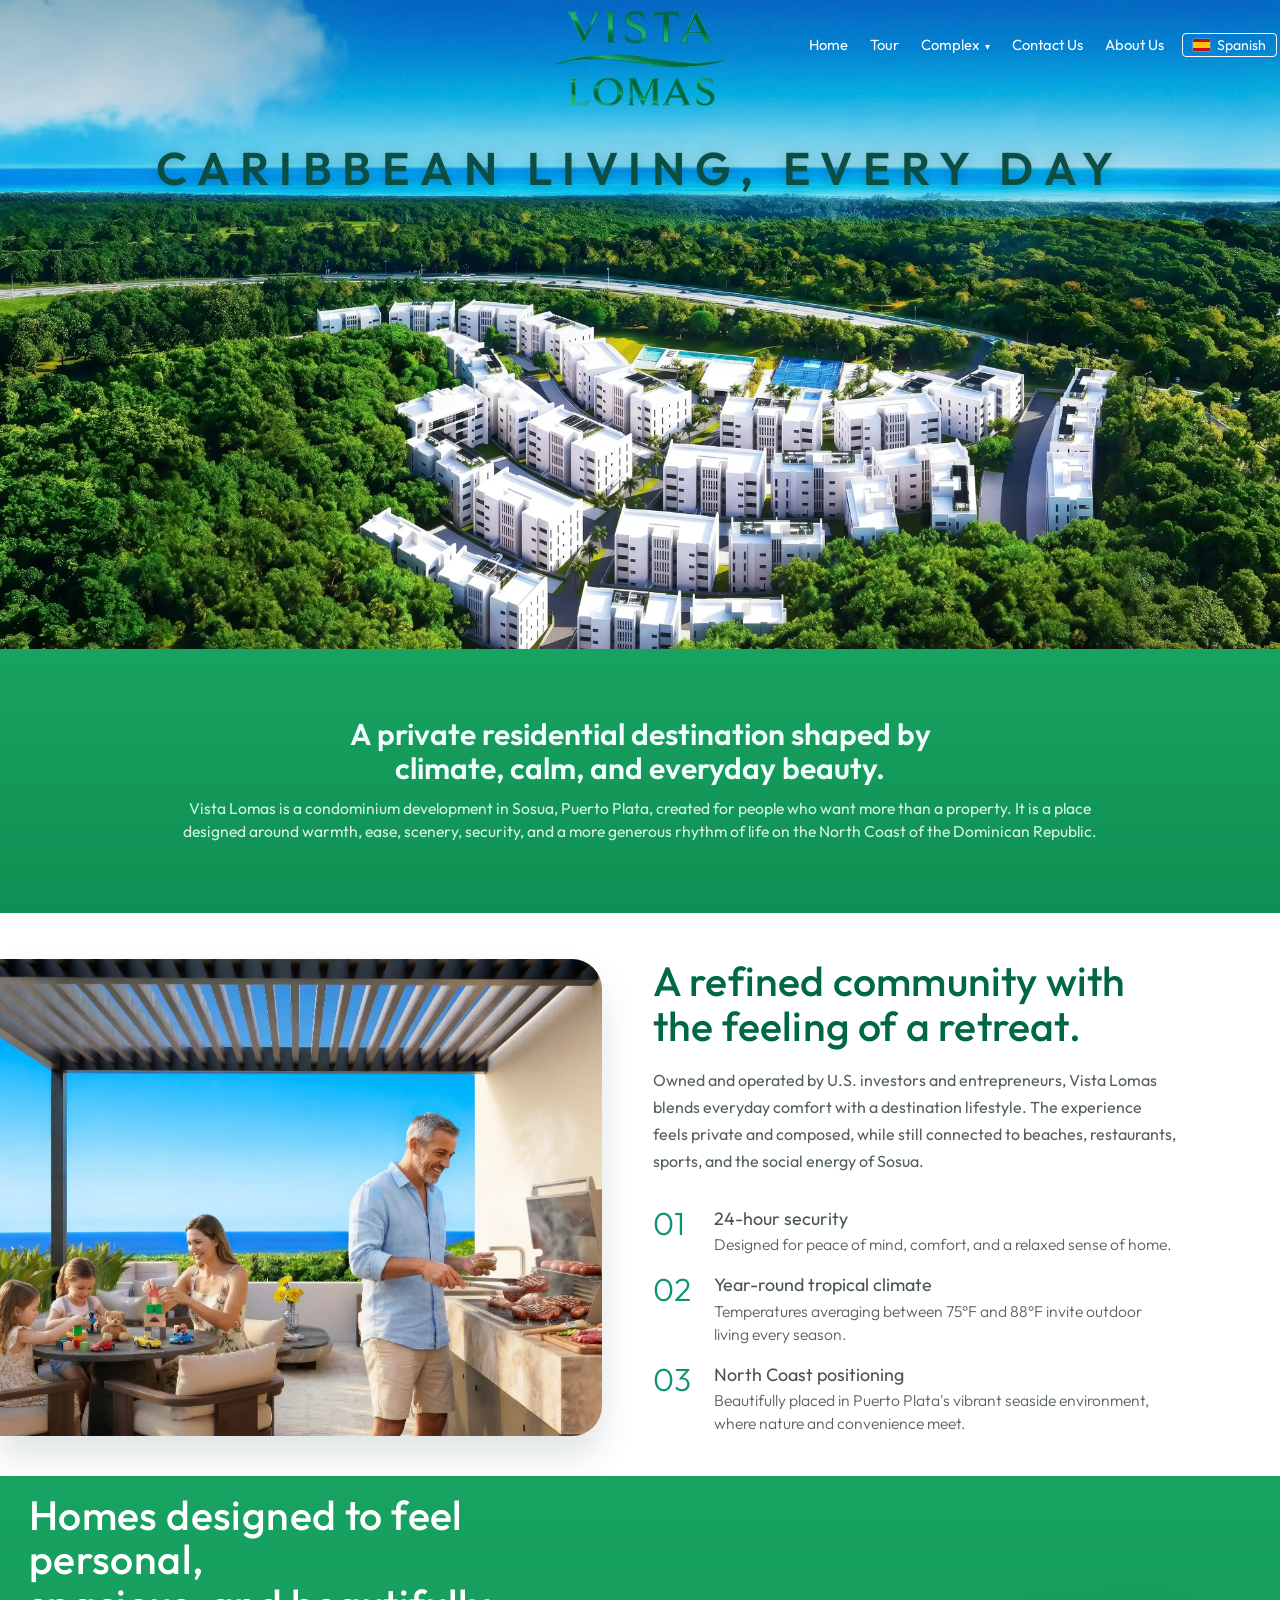
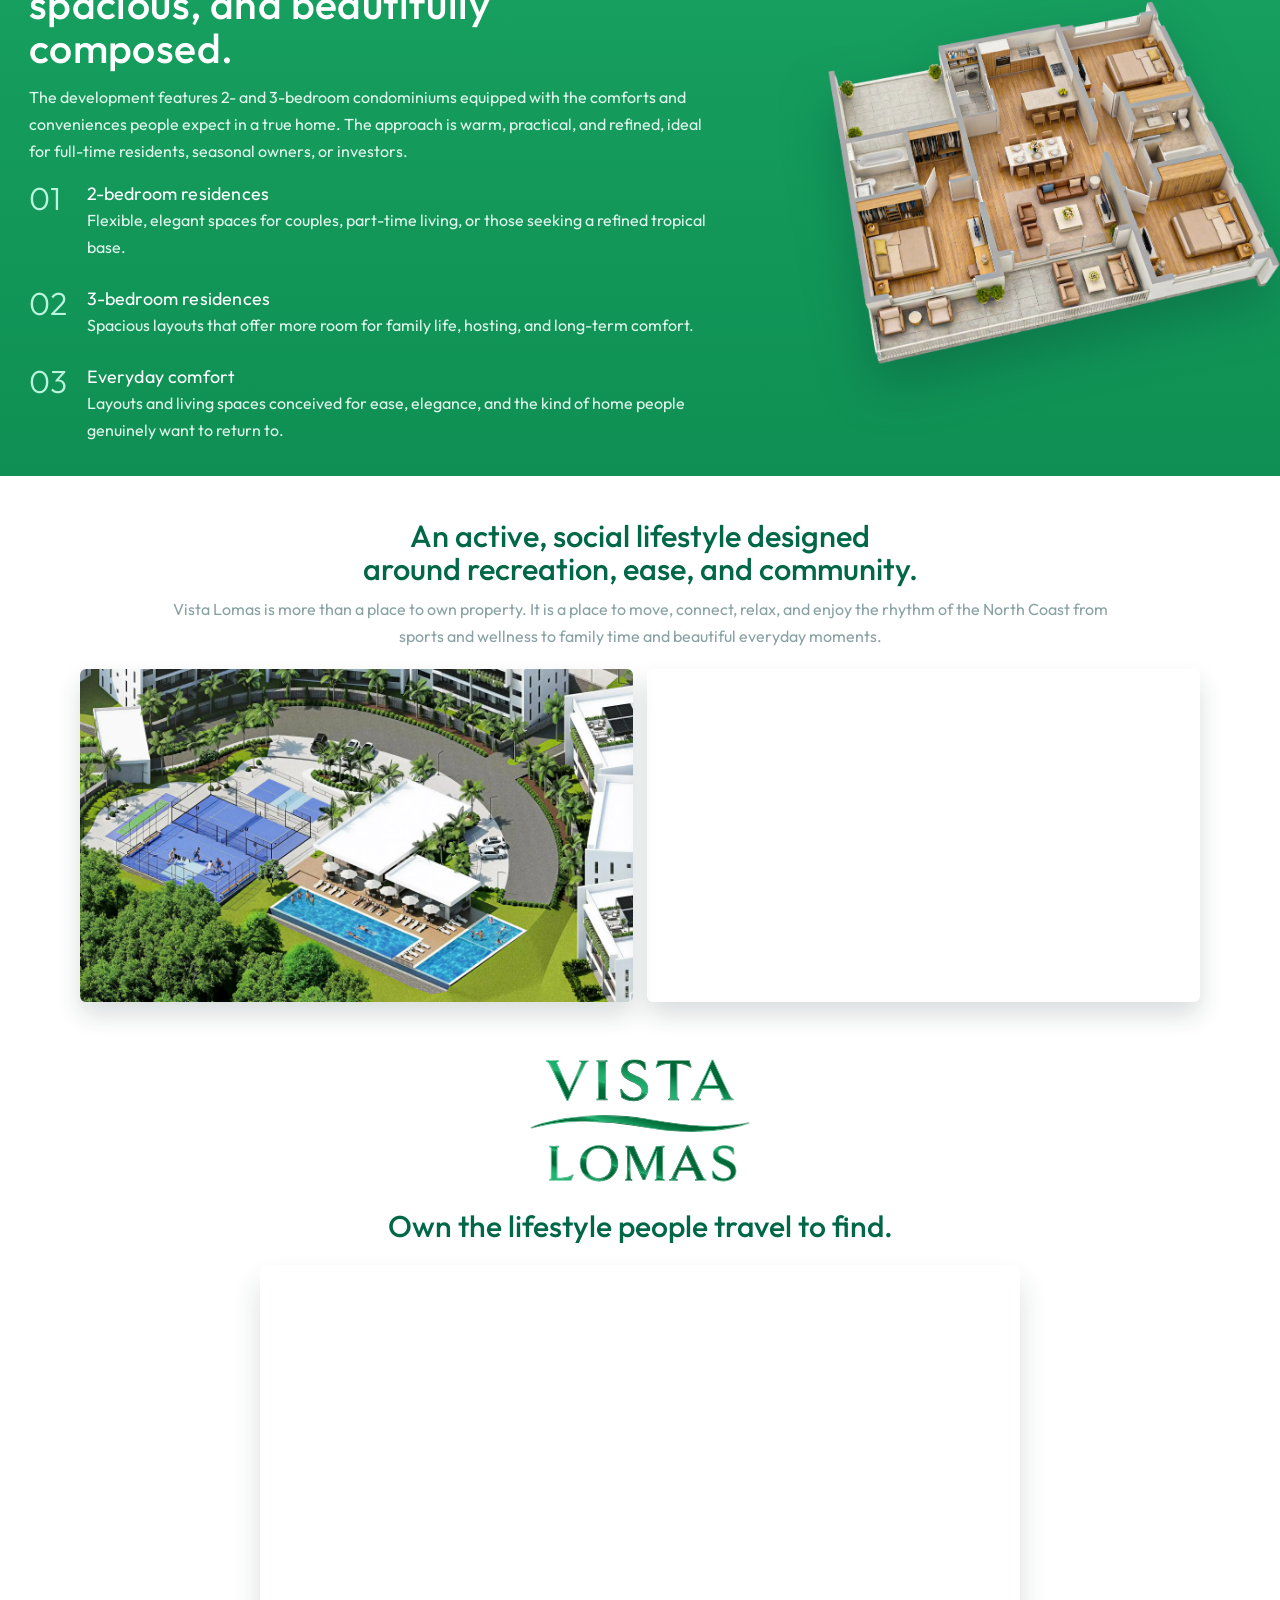
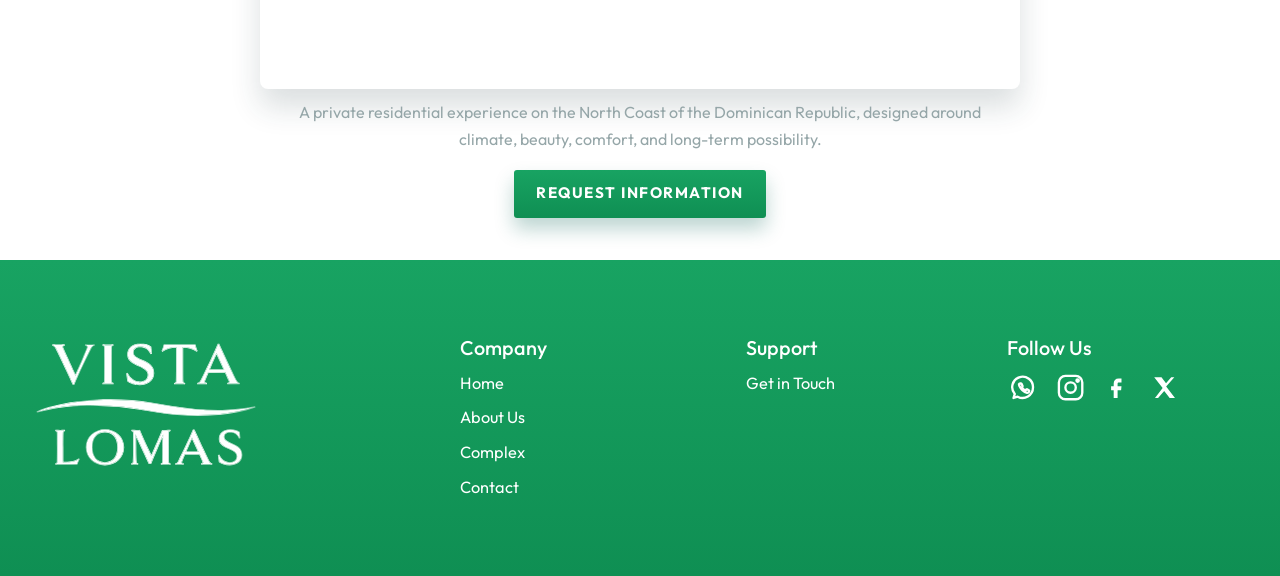
<file: index.html>
<!DOCTYPE html>
<html lang="en">
<head>
  <meta charset="UTF-8">
  <meta name="viewport" content="width=device-width, initial-scale=1.0">
  <title>Vista Lomas | Home</title>
  <link rel="preconnect" href="https://fonts.googleapis.com">
  <link rel="preconnect" href="https://fonts.gstatic.com" crossorigin>
  <link href="https://fonts.googleapis.com/css2?family=Outfit:wght@300;400;500;600;700&display=swap" rel="stylesheet">
  <link rel="preload" href="img/shared/wlogo.svg" as="image" type="image/svg+xml" fetchpriority="high">
  <style>
    :root {
      --lls-bg: #ffffff;
      --lls-white: #ffffff;
      --lls-ink: #336243;
      --lls-copy: #6f887d;
      --lls-emerald-900: #0b4f33;
      --lls-emerald-800: #0d673d;
      --lls-emerald-700: #129247;
      --lls-emerald-600: #19a950;
      --lls-hero-line: #5ccc81;
      --lls-gold-100: #f6e9c9;
      --lls-green-background: linear-gradient(180deg, #18a362 0%, #0f8f53 100%);
      --lls-hero-title-top-desktop: clamp(20px, 24vh, 24px);
      --lls-hero-title-top-mobile: clamp(24px, 20vh, 46px);
      --lls-shell: 1240px;
      --lls-content: 1120px;
    }

    * {
      box-sizing: border-box;
    }

    html {
      scroll-behavior: smooth;
    }

    body {
      margin: 0;
      background: var(--lls-bg);
      color: var(--lls-ink);
      font-family: "Outfit", "Segoe UI", Arial, sans-serif;
      line-height: 1.45;
    }

    img {
      max-width: 100%;
      display: block;
    }

    .lls-container {
      width: min(var(--lls-content), calc(100% - 2.6rem));
      margin-inline: auto;
    }

    .lls-hero {
      position: relative;
      margin-top: calc(-1 * var(--lls-header-overlay, 122px));
      padding-top: var(--lls-header-overlay, 122px);
      min-height: 650px;
      background-image: url("img/shared/Master_Plan.webp");
      background-size: cover;
      background-position: center 28%;
      border-bottom: 0;
      overflow: hidden;
    }

    .lls-hero::before {
      content: "";
      position: absolute;
      inset: 0;
      background: linear-gradient(to bottom, rgba(9, 95, 127, 0.48) 0%, rgba(7, 88, 118, 0.15) 19%, rgba(7, 88, 118, 0) 58%);
      pointer-events: none;
    }

    .lls-hero::after {
      content: none;
    }

    .lls-hero-content {
      position: relative;
      z-index: 2;
      width: min(var(--lls-shell), calc(100% - 2.4rem));
      margin: 0 auto;
    }

    .lls-hero h1 {
      position: absolute;
      top: var(--lls-hero-title-top-desktop);
      left: 50%;
      transform: translateX(-50%);
      margin: 0;
      width: calc(100% - 2rem);
      text-align: center;
      color: #0b4f44;
      font-size: clamp(1rem, 3.95vw, 2.86rem);
      font-weight: 600;
      letter-spacing: clamp(0.23em, 0.65vw, 0.42em);
      text-transform: uppercase;
      text-shadow: 0 2px 14px rgba(0, 0, 0, 0.18);
    }

    .lls-intro {
      background: var(--lls-green-background);
      color: #f0fffb;
      text-align: center;
      padding: 4.25rem 1.2rem 4.35rem;
    }

    .lls-intro h2 {
      margin: 0 0 0.7rem;
      font-size: clamp(1.7rem, 2.35vw, 2.7rem);
      line-height: 1.15;
      font-weight: 600;
    }

    .lls-intro p {
      margin: 0 auto;
      max-width: 940px;
      font-size: clamp(0.98rem, 1.05vw, 1.15rem);
      line-height: 1.48;
      color: rgba(238, 255, 248, 0.88);
    }

    .lls-amenities {
      padding: 2.9rem 0 2.5rem;
      width: 100%;
    }

    .lls-amenities-shell {
      display: grid;
      grid-template-columns: minmax(360px, 47vw) minmax(0, 1fr);
      align-items: stretch;
      gap: 0;
      width: 100%;
    }

    .lls-image-main {
      margin: 0;
      border-radius: 0 30px 30px 0;
      overflow: hidden;
      box-shadow: 0 20px 34px rgba(34, 63, 67, 0.14);
      height: 100%;
    }

    .lls-image-main img {
      width: 100%;
      height: 100%;
      object-fit: cover;
      object-position: center;
      min-height: 100%;
    }

    .lls-copy {
      padding: 0 clamp(2rem, 8vw, 10rem) 0 clamp(2rem, 4vw, 4.2rem);
      max-width: 980px;
      align-self: center;
    }

    .lls-copy h3 {
      margin: 0 0 1.2rem;
      color: #006847;
      font-size: clamp(2rem, 3.2vw, 4rem);
      line-height: 1.08;
      font-weight: 500;
      letter-spacing: 0.005em;
    }

    .lls-copy > p {
      margin: 0 0 2rem;
      color: #535f61;
      font-size: clamp(1rem, 1.15vw, 1.25rem);
      line-height: 1.7;
      max-width: 62ch;
    }

    .lls-benefit-list {
      margin: 0;
      padding: 0;
      list-style: none;
      display: grid;
      gap: 1.1rem;
    }

    .lls-benefit-item {
      display: grid;
      grid-template-columns: 2.8rem 1fr;
      gap: 1rem;
      align-items: start;
    }

    .lls-benefit-number {
      color: #119273;
      font-size: clamp(2rem, 2.2vw, 2.8rem);
      line-height: 0.95;
      font-weight: 300;
      letter-spacing: 0.01em;
    }

    .lls-benefit-title {
      margin: 0 0 0.2rem;
      color: #485355;
      font-size: clamp(1.12rem, 1.35vw, 1.56rem);
      line-height: 1.25;
      font-weight: 400;
    }

    .lls-benefit-copy {
      margin: 0;
      color: #576264;
      font-size: clamp(0.98rem, 1.05vw, 1.15rem);
      line-height: 1.48;
      font-weight: 300;
    }

    .lls-grid-main {
      display: grid;
      grid-template-columns: 1fr 1fr;
      gap: clamp(2rem, 4vw, 3.7rem);
      align-items: center;
    }

    .lls-layouts {
      background: var(--lls-green-background);
      color: #f6fffc;
      padding: 1.1rem 0 0.9rem;
      overflow: hidden;
    }

    .lls-layouts .lls-container {
      width: min(1460px, calc(100% - 2.4rem));
    }

    .lls-layouts .lls-grid-main {
      grid-template-columns: minmax(650px, 1.15fr) minmax(460px, 0.85fr);
      gap: clamp(0.9rem, 1.9vw, 2rem);
      align-items: center;
    }

    .lls-layouts article {
      justify-self: start;
      max-width: 800px;
      padding-left: clamp(0.1rem, 0.8vw, 0.6rem);
      padding-right: 0;
    }

    .lls-layouts h3 {
      margin: 0 0 0.85rem;
      color: #ffffff;
      font-size: clamp(2rem, 3.2vw, 4rem);
      line-height: 1.08;
      font-weight: 500;
      letter-spacing: 0.01em;
      max-width: 20.6ch;
    }

    .lls-layouts p {
      margin: 0 0 1.1rem;
      max-width: 72.5ch;
      color: rgba(242, 255, 250, 0.92);
      font-size: clamp(1rem, 1.15vw, 1.25rem);
      line-height: 1.7;
    }

    .lls-layout-list {
      margin: 0;
      padding: 0;
      list-style: none;
      display: grid;
      gap: 0.58rem;
    }

    .lls-layout-list li {
      display: grid;
      grid-template-columns: auto 1fr;
      gap: 0.72rem;
      align-items: start;
    }

    .lls-layout-number {
      color: rgba(205, 255, 236, 0.9);
      font-size: clamp(2rem, 2.2vw, 2.8rem);
      line-height: 0.95;
      font-weight: 300;
      letter-spacing: 0.02em;
      min-width: 2.2ch;
    }

    .lls-layout-title {
      margin: 0 0 0.1rem;
      color: #ffffff;
      font-size: clamp(1.12rem, 1.35vw, 1.56rem);
      font-weight: 400;
      line-height: 1.25;
      letter-spacing: 0.01em;
    }

    .lls-layout-copy {
      margin: 0;
      color: rgba(241, 255, 250, 0.88);
      font-size: clamp(0.98rem, 1.05vw, 1.15rem);
      line-height: 1.48;
    }

    .lls-layout-image {
      max-width: 980px;
      width: 100%;
      margin: 0;
      filter: drop-shadow(0 22px 26px rgba(2, 66, 51, 0.35));
      justify-self: end;
      transform: translateX(28px);
    }

    .lls-layout-image img {
      width: 100%;
      max-width: 980px;
    }

    .lls-lifestyle {
      text-align: center;
      padding: 2.65rem 0 2.55rem;
    }

    .lls-lifestyle h3 {
      margin: 0;
      color: #006847;
      font-size: clamp(1.5rem, 2.4vw, 3rem);
      line-height: 1.08;
      font-weight: 500;
    }

    .lls-lifestyle p {
      margin: 0.68rem auto 1.16rem;
      max-width: 940px;
      color: #88a1a3;
      font-size: clamp(1rem, 1.15vw, 1.25rem);
      line-height: 1.7;
    }

    .lls-lifestyle-grid {
      display: grid;
      grid-template-columns: 1fr 1fr;
      gap: 0.84rem;
    }

    .lls-lifestyle-grid img {
      width: 100%;
      border-radius: 6px;
      box-shadow: 0 13px 24px rgba(23, 50, 52, 0.16);
      object-fit: cover;
      height: clamp(240px, 26vw, 360px);
    }

    .lls-brand {
      text-align: center;
      padding: 0.65rem 0 2.65rem;
    }

    .lls-brand-mark {
      margin: 0;
      display: flex;
      justify-content: center;
      align-items: center;
    }

    .lls-brand-mark img {
      width: min(240px, 92%);
      height: auto;
      display: block;
    }

    .lls-brand h4 {
      margin: 1.05rem 0 1rem;
      color: #006847;
      font-size: clamp(1.7rem, 2.35vw, 2.7rem);
      font-weight: 500;
    }

    .lls-brand-image {
      width: min(760px, 100%);
      margin: 0 auto;
      border-radius: 8px;
      overflow: hidden;
      box-shadow: 0 18px 30px rgba(28, 58, 60, 0.16);
    }

    .lls-brand-caption {
      margin: 0.65rem auto 1rem;
      max-width: 720px;
      color: #95a6a8;
      font-size: clamp(1rem, 1.15vw, 1.25rem);
      line-height: 1.7;
    }

    .lls-cta {
      display: inline-flex;
      align-items: center;
      justify-content: center;
      min-height: 48px;
      padding: 0 1.4rem;
      border-radius: 3px;
      background: var(--lls-green-background);
      color: #ffffff;
      text-decoration: none;
      text-transform: uppercase;
      font-size: clamp(0.95rem, 1.02vw, 1.1rem);
      letter-spacing: 0.1em;
      font-weight: 700;
      box-shadow: 0 11px 19px rgba(13, 105, 88, 0.28);
    }

    .lls-cta:hover,
    .lls-cta:focus-visible {
      color: #fff6df;
      border-color: #fff6df;
    }

    @media (max-width: 940px) {
      .lls-container {
        width: min(var(--lls-content), calc(100% - 1.5rem));
      }

      .lls-hero {
        min-height: 480px;
      }

      .lls-grid-main,
      .lls-lifestyle-grid {
        grid-template-columns: 1fr;
      }

      .lls-layouts {
        padding: 1.5rem 0 1.4rem;
      }

      .lls-layouts .lls-container {
        width: min(1260px, calc(100% - 2rem));
      }

      .lls-layouts .lls-grid-main {
        grid-template-columns: 1fr;
        gap: 1.2rem;
      }

      .lls-layouts article {
        max-width: none;
        padding: 0;
      }

      .lls-layout-image {
        max-width: 760px;
        justify-self: center;
        transform: none;
      }

      .lls-amenities-shell {
        grid-template-columns: 1fr;
        gap: 1.3rem;
      }

      .lls-copy {
        padding: 0 min(7vw, 2rem);
      }

      .lls-copy h3 {
        font-size: clamp(2rem, 6.8vw, 3.3rem);
      }

      .lls-copy > p {
        font-size: 1rem;
      }

      .lls-lifestyle-grid img {
        height: clamp(220px, 46vw, 320px);
      }

      .lls-image-main {
        max-width: 860px;
        margin: 0 auto;
      }
    }

    @media (max-width: 640px) {
      .lls-hero-content {
        width: calc(100% - 1.4rem);
      }

      .lls-hero::after {
        top: 72px;
      }

      .lls-hero h1 {
        top: var(--lls-hero-title-top-mobile);
        letter-spacing: 0.17em;
        font-size: clamp(0.78rem, 4.2vw, 4.05rem);
      }

      .lls-intro {
        padding-top: 1.72rem;
        padding-bottom: 1.76rem;
      }

      .lls-benefit-item {
        grid-template-columns: 2.2rem 1fr;
        gap: 0.75rem;
      }

      .lls-image-main img {
        min-height: 320px;
      }

      .lls-image-main {
        border-radius: 0 22px 22px 0;
      }

      .lls-lifestyle-grid img {
        height: clamp(180px, 52vw, 260px);
      }
    }
  </style>
</head>
<body>
  <style>
  :root {
    --lls-header-overlay: 122px;
  }

  .lls-header {
    position: sticky;
    top: 0;
    z-index: 1000;
    width: 100%;
    background: transparent;
    border: 0;
    box-shadow: none;
    transition: background-color 0.28s ease, backdrop-filter 0.28s ease, -webkit-backdrop-filter 0.28s ease;
  }

  .lls-header.is-scrolled {
    background: rgba(17, 115, 127, 0.28);
    backdrop-filter: blur(10px) saturate(140%);
    -webkit-backdrop-filter: blur(10px) saturate(140%);
  }

  .lls-header-inner {
    --lls-side-column: 520px;
    width: min(1280px, calc(100% - 2.4rem));
    margin: 0 auto;
    min-height: 104px;
    padding-top: 6px;
    display: flex;
    justify-content: space-between;
    align-items: flex-start;
    gap: 0;
    background: transparent;
    transition: none;
  }

  .lls-header-spacer,
  .lls-header-right {
    width: var(--lls-side-column);
    flex: 0 0 var(--lls-side-column);
  }

  .lls-header-spacer {
    visibility: hidden;
    pointer-events: none;
  }

  .lls-header-center {
    flex: 0 0 auto;
    display: flex;
    justify-content: center;
    align-items: flex-start;
  }

  .lls-header-logo {
    display: inline-block;
    text-decoration: none;
    width: clamp(164px, 14.5vw, 228px);
    opacity: 1;
    transform: translateY(0);
    transform-origin: center top;
    will-change: transform, opacity;
    transition: opacity 0.22s ease, transform 0.28s ease;
  }

  .lls-header-logo img {
    width: 100%;
    height: auto;
    display: block;
  }

  .lls-header-right {
    display: flex;
    justify-content: flex-end;
    align-items: center;
    gap: 18px;
    padding-top: 14px;
    text-align: right;
    white-space: nowrap;
    min-height: 64px;
    transform: translateX(1rem);
    transition: none;
  }

  .lls-header.is-compact .lls-header-inner {
    min-height: 78px;
    padding-top: 0;
    align-items: center;
  }

  .lls-header.is-compact .lls-header-center {
    align-items: center;
  }

  .lls-header.is-compact .lls-header-logo {
    opacity: 0;
    transform: translateY(-8px) scale(0.94);
    pointer-events: none;
  }

  .lls-header.is-compact .lls-header-right {
    padding-top: 0;
    padding-bottom: 0;
    min-height: 64px;
    align-items: center;
    transform: translateX(1rem);
  }

  .lls-nav-list {
    margin: 0;
    padding: 0;
    list-style: none;
    display: flex;
    align-items: center;
    gap: 22px;
  }

  .lls-nav-list a {
    color: #ffffff;
    font-family: "Outfit", "Segoe UI", Arial, sans-serif;
    font-size: clamp(0.92rem, 0.95vw, 1rem);
    font-weight: 400;
    line-height: 1;
    text-decoration: none;
    white-space: nowrap;
  }

  .lls-nav-list a:hover,
  .lls-nav-list a:focus-visible,
  .lls-lang-btn:hover,
  .lls-lang-btn:focus-visible {
    opacity: 0.82;
  }

  .lls-nav-item-complex a::after {
    content: "\25BE";
    margin-left: 6px;
    font-size: 0.68em;
    vertical-align: middle;
  }

  .lls-lang-btn {
    display: inline-flex;
    align-items: center;
    gap: 7px;
    border: 1px solid #ffffff;
    padding: 4px 10px;
    border-radius: 4px;
    background: transparent;
    color: #ffffff;
    font-family: "Outfit", "Segoe UI", Arial, sans-serif;
    font-size: clamp(0.88rem, 0.9vw, 0.96rem);
    font-weight: 400;
    line-height: 1;
    text-decoration: none;
    white-space: nowrap;
  }

  .lls-flag-es {
    width: 17px;
    height: 12px;
    border-radius: 1px;
    background: linear-gradient(to bottom, #c60b1e 0 25%, #ffc400 25% 75%, #c60b1e 75% 100%);
    box-shadow: 0 0 0 1px rgba(255, 255, 255, 0.2);
    display: inline-block;
    flex: 0 0 auto;
  }

  @media (max-width: 1260px) {
    :root {
      --lls-header-overlay: 112px;
    }

    .lls-header-inner {
      --lls-side-column: 480px;
      min-height: 98px;
    }

      .lls-header-right {
        padding-top: 12px;
        transform: translateX(0.7rem);
      }
  }

  @media (max-width: 1120px) {
    :root {
      --lls-header-overlay: 98px;
    }

    .lls-header-inner {
      --lls-side-column: 430px;
      min-height: 90px;
      padding-top: 4px;
    }

    .lls-header-logo img {
      width: 100%;
    }

      .lls-header-right {
        padding-top: 10px;
        gap: 12px;
        transform: translateX(0.45rem);
      }

    .lls-nav-list {
      gap: 14px;
    }

    .lls-nav-list a,
    .lls-lang-btn {
      font-size: 0.84rem;
    }
  }

  @media (max-width: 960px) {
    :root {
      --lls-header-overlay: 72px;
    }

    .lls-header-inner {
      --lls-side-column: 0px;
      width: calc(100% - 1.4rem);
      min-height: 72px;
      padding-top: 0;
      display: flex;
      justify-content: space-between;
      align-items: center;
      gap: 0;
    }

    .lls-header-spacer {
      display: none;
    }

    .lls-header-center {
      align-items: center;
    }

    .lls-header-logo {
      width: clamp(120px, 32vw, 180px);
    }

    .lls-header-right {
      display: none;
    }

    .lls-menu-toggle {
      display: flex;
      flex-direction: column;
      justify-content: center;
      gap: 5px;
      width: 44px;
      height: 44px;
      padding: 8px;
      background: transparent;
      border: none;
      cursor: pointer;
      flex-shrink: 0;
    }

    .lls-menu-toggle span {
      display: block;
      width: 100%;
      height: 2px;
      background: #ffffff;
      border-radius: 2px;
      transition: transform 0.25s ease, opacity 0.2s ease;
      transform-origin: center;
    }

    .lls-header.is-menu-open .lls-menu-toggle span:nth-child(1) {
      transform: translateY(7px) rotate(45deg);
    }

    .lls-header.is-menu-open .lls-menu-toggle span:nth-child(2) {
      opacity: 0;
      transform: scaleX(0);
    }

    .lls-header.is-menu-open .lls-menu-toggle span:nth-child(3) {
      transform: translateY(-7px) rotate(-45deg);
    }

    .lls-mobile-menu {
      display: none;
      position: fixed;
      top: var(--lls-header-overlay, 72px);
      left: 0;
      right: 0;
      background: rgba(11, 79, 51, 0.97);
      backdrop-filter: blur(12px);
      -webkit-backdrop-filter: blur(12px);
      padding: 1.5rem 1.6rem 2rem;
      z-index: 999;
      flex-direction: column;
      gap: 0;
      animation: lls-menu-in 0.22s ease forwards;
    }

    .lls-header.is-menu-open ~ .lls-mobile-menu,
    .lls-mobile-menu.is-open {
      display: flex;
    }

    @keyframes lls-menu-in {
      from { opacity: 0; transform: translateY(-8px); }
      to   { opacity: 1; transform: translateY(0); }
    }

    .lls-mobile-menu a {
      display: block;
      color: #ffffff;
      font-family: "Outfit", "Segoe UI", Arial, sans-serif;
      font-size: 1.1rem;
      font-weight: 500;
      text-decoration: none;
      padding: 0.85rem 0;
      border-bottom: 1px solid rgba(255,255,255,0.12);
    }

    .lls-mobile-menu a:last-child {
      border-bottom: none;
    }

    .lls-mobile-menu .lls-mobile-lang {
      margin-top: 1.2rem;
      display: inline-flex;
      align-items: center;
      gap: 8px;
      border: 1px solid rgba(255,255,255,0.5);
      padding: 6px 14px;
      border-radius: 4px;
      font-size: 0.95rem;
      font-weight: 400;
      width: fit-content;
    }

    .lls-header.is-compact .lls-header-inner {
      min-height: 72px;
      padding-top: 0;
      align-items: center;
    }

    .lls-header.is-compact .lls-header-logo {
      opacity: 1;
      transform: none;
      pointer-events: auto;
    }

    .lls-header.is-compact .lls-header-right {
      display: none;
    }
  }

  @media (min-width: 961px) {
    .lls-menu-toggle,
    .lls-mobile-menu {
      display: none !important;
    }
  }
</style>

<header class="lls-header" id="site-header">
  <div class="lls-header-inner">
    <div class="lls-header-spacer" aria-hidden="true"></div>

    <div class="lls-header-center">
      <a class="lls-header-logo" href="/index.php" aria-label="Vista Lomas Home">
        <img src="img/shared/wlogo.svg" alt="Vista Lomas logo" width="527" height="170" decoding="async" fetchpriority="high" onerror="this.onerror=null;this.src='img/shared/logo-fallback.png';">
      </a>
    </div>

    <div class="lls-header-right">
      <nav class="lls-nav" aria-label="Main navigation">
        <ul class="lls-nav-list">
          <li><a href="/index.php">Home</a></li>
          <li><a href="/">Tour</a></li>
          <li class="lls-nav-item-complex"><a href="/index.php#complex">Complex</a></li>
          <li><a href="/index.php#contact">Contact Us</a></li>
          <li><a href="/index.php#about">About Us</a></li>
        </ul>
      </nav>

      <a class="lls-lang-btn" href="/index.php" aria-label="Selected language Spanish">
        <span class="lls-flag-es" aria-hidden="true"></span>
        <span>Spanish</span>
      </a>
    </div>

    <button class="lls-menu-toggle" aria-label="Toggle navigation menu" aria-expanded="false" aria-controls="lls-mobile-menu">
      <span></span>
      <span></span>
      <span></span>
    </button>
  </div>
</header>

<nav class="lls-mobile-menu" id="lls-mobile-menu" aria-label="Mobile navigation" aria-hidden="true">
  <a href="/index.php">Home</a>
  <a href="/">Tour</a>
  <a href="/index.php#complex">Complex</a>
  <a href="/index.php#contact">Contact Us</a>
  <a href="/index.php#about">About Us</a>
  <a class="lls-mobile-lang" href="/index.php" aria-label="Selected language Spanish">
    <span class="lls-flag-es" aria-hidden="true"></span>
    <span>Spanish</span>
  </a>
</nav>

<script>
  (function () {
    var header = document.getElementById('site-header');
    if (!header) return;
    var previousScrolled = null;
    var previousCompact = null;

    function syncHeaderOverlay() {
      var headerHeight = Math.ceil(header.getBoundingClientRect().height) + 1;
      document.documentElement.style.setProperty('--lls-header-overlay', headerHeight + 'px');
    }

    function updateHeaderGlass() {
      var isScrolled = window.scrollY > 12;
      var isMobile = window.matchMedia('(max-width: 960px)').matches;
      var compactEnterThreshold = 82;
      var compactExitThreshold = 42;
      var compactBase = previousCompact ? compactExitThreshold : compactEnterThreshold;
      var isCompact = !isMobile && window.scrollY > compactBase;

      if (previousScrolled !== isScrolled) {
        header.classList.toggle('is-scrolled', isScrolled);
        previousScrolled = isScrolled;
      }

      if (previousCompact !== isCompact) {
        header.classList.toggle('is-compact', isCompact);
        previousCompact = isCompact;
      }
    }

    updateHeaderGlass();
    syncHeaderOverlay();
    window.addEventListener('scroll', updateHeaderGlass, { passive: true });
    window.addEventListener('resize', function () {
      updateHeaderGlass();
      syncHeaderOverlay();
    });
    window.addEventListener('load', syncHeaderOverlay);
    if (document.fonts && document.fonts.ready) {
      document.fonts.ready.then(syncHeaderOverlay);
    }
  })();

  (function () {
    var toggle = document.querySelector('.lls-menu-toggle');
    var menu = document.getElementById('lls-mobile-menu');
    var header = document.getElementById('site-header');
    if (!toggle || !menu) return;

    function openMenu() {
      menu.classList.add('is-open');
      menu.setAttribute('aria-hidden', 'false');
      header.classList.add('is-menu-open');
      toggle.setAttribute('aria-expanded', 'true');
      document.body.style.overflow = 'hidden';
    }

    function closeMenu() {
      menu.classList.remove('is-open');
      menu.setAttribute('aria-hidden', 'true');
      header.classList.remove('is-menu-open');
      toggle.setAttribute('aria-expanded', 'false');
      document.body.style.overflow = '';
    }

    toggle.addEventListener('click', function () {
      if (menu.classList.contains('is-open')) {
        closeMenu();
      } else {
        openMenu();
      }
    });

    menu.querySelectorAll('a').forEach(function (link) {
      link.addEventListener('click', closeMenu);
    });

    document.addEventListener('click', function (e) {
      if (menu.classList.contains('is-open') && !menu.contains(e.target) && !toggle.contains(e.target)) {
        closeMenu();
      }
    });

    window.addEventListener('resize', function () {
      if (window.innerWidth > 960) closeMenu();
    });
  })();
</script>

  <section class="lls-hero">
    <div class="lls-hero-content">
      <h1>Caribbean Living, Every Day</h1>
    </div>
  </section>

  <section class="lls-intro" id="about">
    <h2>A private residential destination shaped by<br>climate, calm, and everyday beauty.</h2>
    <p>Vista Lomas is a condominium development in Sosua, Puerto Plata, created for people who want more than a property. It is a place designed around warmth, ease, scenery, security, and a more generous rhythm of life on the North Coast of the Dominican Republic.</p>
  </section>

  <section class="lls-amenities" id="complex">
    <div class="lls-amenities-shell">
      <figure class="lls-image-main">
        <img src="Familia en la terraza 2.webp" alt="Residents enjoying terrace amenities at Vista Lomas" loading="lazy" decoding="async">
      </figure>

      <article class="lls-copy">
        <h3>A refined community with<br>the feeling of a retreat.</h3>
        <p>Owned and operated by U.S. investors and entrepreneurs, Vista Lomas blends everyday comfort with a destination lifestyle. The experience feels private and composed, while still connected to beaches, restaurants, sports, and the social energy of Sosua.</p>

        <ol class="lls-benefit-list" aria-label="Community benefits">
          <li class="lls-benefit-item">
            <span class="lls-benefit-number">01</span>
            <div>
              <h4 class="lls-benefit-title">24-hour security</h4>
              <p class="lls-benefit-copy">Designed for peace of mind, comfort, and a relaxed sense of home.</p>
            </div>
          </li>
          <li class="lls-benefit-item">
            <span class="lls-benefit-number">02</span>
            <div>
              <h4 class="lls-benefit-title">Year-round tropical climate</h4>
              <p class="lls-benefit-copy">Temperatures averaging between 75°F and 88°F invite outdoor living every season.</p>
            </div>
          </li>
          <li class="lls-benefit-item">
            <span class="lls-benefit-number">03</span>
            <div>
              <h4 class="lls-benefit-title">North Coast positioning</h4>
              <p class="lls-benefit-copy">Beautifully placed in Puerto Plata's vibrant seaside environment, where nature and convenience meet.</p>
            </div>
          </li>
        </ol>
      </article>
    </div>
  </section>

  <section class="lls-layouts" id="layouts">
    <div class="lls-container lls-grid-main">
      <article>
        <h3>Homes designed to feel personal,<br>spacious, and beautifully composed.</h3>
        <p>The development features 2- and 3-bedroom condominiums equipped with the comforts and conveniences people expect in a true home. The approach is warm, practical, and refined, ideal for full-time residents, seasonal owners, or investors.</p>
        <ul class="lls-layout-list">
          <li>
            <span class="lls-layout-number">01</span>
            <div>
              <h4 class="lls-layout-title">2-bedroom residences</h4>
              <p class="lls-layout-copy">Flexible, elegant spaces for couples, part-time living, or those seeking a refined tropical base.</p>
            </div>
          </li>
          <li>
            <span class="lls-layout-number">02</span>
            <div>
              <h4 class="lls-layout-title">3-bedroom residences</h4>
              <p class="lls-layout-copy">Spacious layouts that offer more room for family life, hosting, and long-term comfort.</p>
            </div>
          </li>
          <li>
            <span class="lls-layout-number">03</span>
            <div>
              <h4 class="lls-layout-title">Everyday comfort</h4>
              <p class="lls-layout-copy">Layouts and living spaces conceived for ease, elegance, and the kind of home people genuinely want to return to.</p>
            </div>
          </li>
        </ul>
      </article>

      <figure class="lls-layout-image">
        <img src="casa3d.webp" alt="3D apartment layouts with 2 and 3 bedroom options" loading="lazy" decoding="async">
      </figure>
    </div>
  </section>

  <section class="lls-lifestyle lls-container" id="lifestyle">
    <h3>An active, social lifestyle designed<br>around recreation, ease, and community.</h3>
    <p>Vista Lomas is more than a place to own property. It is a place to move, connect, relax, and enjoy the rhythm of the North Coast from sports and wellness to family time and beautiful everyday moments.</p>
    <div class="lls-lifestyle-grid">
      <img src="Amenities2.webp" alt="Lifestyle amenities and sports spaces" loading="lazy" decoding="async">
      <img src="img/shared/pool-family.webp" alt="Family pool and relaxation lifestyle" loading="lazy" decoding="async">
    </div>
  </section>

  <section class="lls-brand lls-container">
    <h2 class="lls-brand-mark">
      <img src="img/shared/wlogo.svg" alt="Vista Lomas logo" width="527" height="170" loading="lazy" decoding="async" onerror="this.onerror=null;this.src='img/shared/logo-fallback.png';">
    </h2>
    <h4>Own the lifestyle people travel to find.</h4>
    <figure class="lls-brand-image">
      <img src="img/home/front-green.webp" alt="Vista Lomas main entrance" loading="lazy" decoding="async">
    </figure>
    <p class="lls-brand-caption">A private residential experience on the North Coast of the Dominican Republic, designed around climate, beauty, comfort, and long-term possibility.</p>
    <a class="lls-cta" href="#contact">Request Information</a>
  </section>

  <style>
  .lls-footer {
    background: var(--lls-green-background);
    color: #ffffff;
    padding: clamp(3rem, 6vw, 4.8rem) 0;
  }

  .lls-footer-inner {
    width: min(1240px, calc(100% - 3.2rem));
    margin: 0 auto;
    display: grid;
    grid-template-columns: 1.6fr 1fr 0.9fr 1fr;
    justify-content: space-between;
    gap: clamp(1.4rem, 3vw, 3rem);
    align-items: start;
  }

  .lls-footer-logo {
    margin: 0;
    display: inline-flex;
    align-items: center;
  }

  .lls-footer-logo img {
    width: clamp(230px, 19vw, 240px);
    height: auto;
    display: block;
    filter: brightness(0) invert(1);
  }

  .lls-footer-title {
    margin: 0 0 0.82rem;
    color: #ffffff;
    font-family: "Outfit", "Segoe UI", Arial, sans-serif;
    font-size: clamp(1.2rem, 1.55vw, 2rem);
    line-height: 1.1;
    font-weight: 500;
  }

  .lls-footer-links {
    margin: 0;
    padding: 0;
    list-style: none;
    display: grid;
    gap: 0.72rem;
  }

  .lls-footer-links a,
  .lls-footer-support-link {
    color: #ffffff;
    text-decoration: none;
    font-family: "Outfit", "Segoe UI", Arial, sans-serif;
    font-size: clamp(1.02rem, 1.15vw, 1.45rem);
    line-height: 1.25;
    font-weight: 400;
    transition: opacity 0.25s ease;
  }

  .lls-footer-links a:hover,
  .lls-footer-links a:focus-visible,
  .lls-footer-support-link:hover,
  .lls-footer-support-link:focus-visible,
  .lls-social-link:hover,
  .lls-social-link:focus-visible {
    opacity: 0.8;
  }

  .lls-social-row {
    display: flex;
    align-items: center;
    gap: 0.95rem;
  }

  .lls-social-link {
    color: #ffffff;
    width: 2rem;
    height: 2rem;
    display: inline-flex;
    align-items: center;
    justify-content: center;
    text-decoration: none;
    transition: opacity 0.25s ease;
  }

  .lls-social-link svg {
    width: 1.95rem;
    height: 1.95rem;
    stroke: currentColor;
    fill: none;
    stroke-width: 1.8;
    stroke-linecap: round;
    stroke-linejoin: round;
  }

  .lls-social-link.lls-social-facebook svg,
  .lls-social-link.lls-social-x svg {
    fill: currentColor;
    stroke: none;
  }

  @media (max-width: 1080px) {
    .lls-footer-inner {
      grid-template-columns: 1.2fr 1fr 1fr;
    }

    .lls-footer-follow {
      grid-column: span 3;
    }
  }

  @media (max-width: 760px) {
    .lls-footer {
      padding: 2.4rem 0;
    }

    .lls-footer-inner {
      width: min(1240px, calc(100% - 1.6rem));
      grid-template-columns: 1fr;
      gap: 1.6rem;
    }

    .lls-footer-follow {
      grid-column: auto;
    }

    .lls-social-row {
      gap: 0.78rem;
    }
  }
</style>

<footer class="lls-footer" id="contact">
  <div class="lls-footer-inner">
    <div>
      <h2 class="lls-footer-logo">
        <img src="img/shared/wlogo.svg" alt="Vista Lomas logo" width="527" height="170" loading="lazy" decoding="async" onerror="this.onerror=null;this.src='img/shared/logo-fallback.png';">
      </h2>
    </div>

    <section aria-label="Company links">
      <h3 class="lls-footer-title">Company</h3>
      <ul class="lls-footer-links">
        <li><a href="/index.php">Home</a></li>
        <li><a href="/index.php#about">About Us</a></li>
        <li><a href="/index.php#complex">Complex</a></li>
        <li><a href="/index.php#contact">Contact</a></li>
      </ul>
    </section>

    <section aria-label="Support links">
      <h3 class="lls-footer-title">Support</h3>
      <a class="lls-footer-support-link" href="/index.php#contact">Get in Touch</a>
    </section>

    <section class="lls-footer-follow" aria-label="Follow us links">
      <h3 class="lls-footer-title">Follow Us</h3>
      <div class="lls-social-row">
        <a class="lls-social-link" href="https://wa.me/" aria-label="WhatsApp" target="_blank" rel="noopener noreferrer">
          <svg viewBox="0 0 24 24"><path d="M20 12a8 8 0 0 1-11.8 7l-3.2 1 1-3.1A8 8 0 1 1 20 12z"></path><path d="M9.2 9.4c.3-.7.6-.7.9-.7h.5c.2 0 .4 0 .6.4.2.4.7 1.5.7 1.6.1.1.1.3 0 .4l-.3.5c-.1.1-.2.2-.1.4.1.2.4.7 1 1.1.7.6 1.4.8 1.6.9.2.1.3 0 .4-.1l.5-.5c.1-.1.3-.2.4-.1.2.1 1.2.6 1.4.8.2.1.3.2.3.4 0 .2-.1.9-.6 1.2-.5.4-1.1.4-1.3.3-.2 0-2-.7-3.4-2-1.6-1.5-2.1-3-2.3-3.3-.2-.3-.2-.7 0-1z"></path></svg>
        </a>
        <a class="lls-social-link" href="https://www.instagram.com" aria-label="Instagram" target="_blank" rel="noopener noreferrer">
          <svg viewBox="0 0 24 24"><rect x="3" y="3" width="18" height="18" rx="5"></rect><circle cx="12" cy="12" r="4"></circle><circle cx="17.4" cy="6.6" r="0.9"></circle></svg>
        </a>
        <a class="lls-social-link lls-social-facebook" href="https://www.facebook.com" aria-label="Facebook" target="_blank" rel="noopener noreferrer">
          <svg viewBox="0 0 24 24"><path d="M15 8h-2c-.7 0-1 .3-1 1v2h3l-.3 3H12v6h-3v-6H7v-3h2V8.9c0-2.3 1.3-3.9 3.9-3.9H15v3z"></path></svg>
        </a>
        <a class="lls-social-link lls-social-x" href="https://x.com" aria-label="X" target="_blank" rel="noopener noreferrer">
          <svg viewBox="0 0 24 24"><path d="M4 4l6.5 8.4L4.6 20H7l4.7-5.4L15.9 20H20l-6.8-8.8L19.5 4h-2.4l-4 4.7L9.6 4H4z"></path></svg>
        </a>
      </div>
    </section>
  </div>
</footer>

</body>
</html>
</file>
